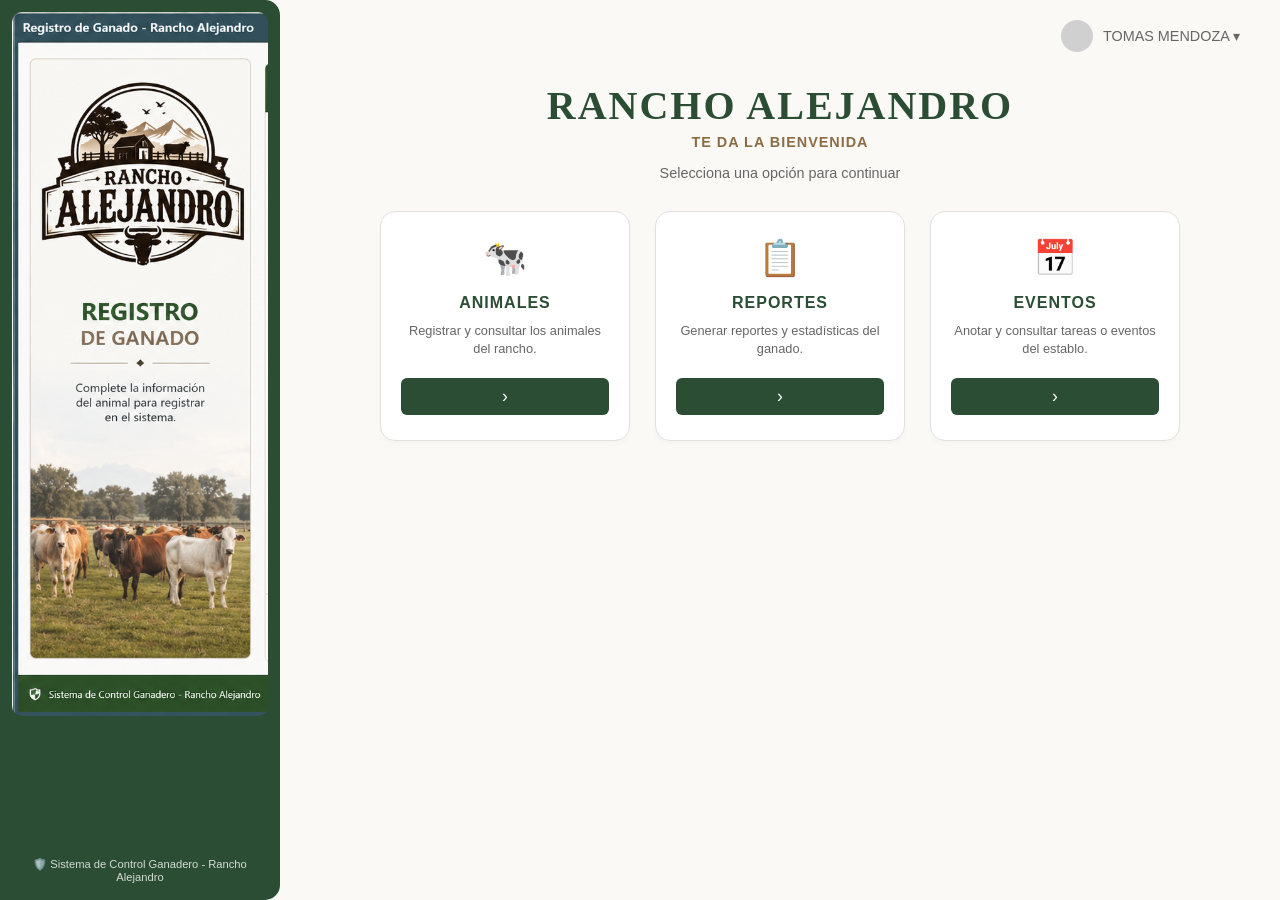
<file: index.html>
<!-- rancho/index.html -->
<!DOCTYPE html>
<html lang="es">
<head>
    <meta charset="UTF-8">
    <meta name="viewport" content="width=device-width, initial-scale=1.0">
    <title>Rancho Alejandro - Inicio</title>
    <link rel="icon" href="data:image/svg+xml,<svg xmlns=%22http://www.w3.org/2000/svg%22 viewBox=%220 0 100 100%22><text y=%22.9em%22 font-size=%2290%22>🐄</text></svg>">
    <!-- Estilos Globales -->
    <link rel="stylesheet" href="css/global.css">
    <!-- Estilos específicos de esta sección -->
    <link rel="stylesheet" href="css/inicio.css">
</head>
<body>

    <div class="contenedor-principal">

        <!-- --- MENÚ LATERAL / BANNER --- -->
        <aside class="sidebar">
            <div class="banner-contenedor">
                <img src="assets/logo.png" alt="Registro de Ganado - Rancho Alejandro" class="imagen-banner">
            </div>

            <footer class="sidebar-footer">
                <p>🛡️ Sistema de Control Ganadero - Rancho Alejandro</p>
            </footer>
        </aside>

        <!-- --- ÁREA DE CONTENIDO PRINCIPAL --- -->
        <main class="contenido">
            
            <!-- Barra Superior (Solo mantiene el usuario a la derecha) -->
            <header class="top-bar">
                <div class="espacio-vacio"></div>
                <div class="usuario-info">
                    <div class="avatar-placeholder"></div>
                    <span>TOMAS MENDOZA ▾</span>
                </div>
            </header>

            <!-- Bienvenida Central -->
            <section class="bienvenida-central">
                <h1 class="titulo-grande">RANCHO ALEJANDRO</h1>
                <p class="subtitulo-bienvenida">TE DA LA BIENVENIDA</p>
                <div class="adorno-linea"></div>
                <p class="desc-instruccion">Selecciona una opción para continuar</p>
            </section>

            <!-- Contenedor de Tarjetas de Opción -->
            <section class="contenedor-tarjetas">
                
                <!-- Tarjeta ANIMALES -->
                <!-- Tarjeta ANIMALES -->
<a href="animales.html" class="tarjeta" id="btn-animales">
    <div class="icono-tarjeta">🐄</div>
    <h2 class="titulo-tarjeta">ANIMALES</h2>
    <p class="desc-tarjeta">
        Registrar y consultar los animales del rancho.
    </p>
    <button class="boton-flecha">›</button>
</a>

                <!-- Tarjeta REPORTES -->
                <a href="reportes.html" class="tarjeta" id="btn-reportes">
                    <div class="icono-tarjeta">📋</div>
                    <h2 class="titulo-tarjeta">REPORTES</h2>
                    <p class="desc-tarjeta">
                        Generar reportes y estadísticas del ganado.
                    </p>
                    <button class="boton-flecha">›</button>
                </a>
                <a href="eventos.html" class="tarjeta" id="btn-eventos">
                    <div class="icono-tarjeta">📅</div>
                    <h2 class="titulo-tarjeta">EVENTOS</h2>
                    <p class="desc-tarjeta">
                        Anotar y consultar tareas o eventos del establo.
                    </p>
                    <button class="boton-flecha">›</button>
                </a>

            </section>

        </main>
    </div>

    <script src="js/inicio.js"></script>
</body>
</html>
</file>
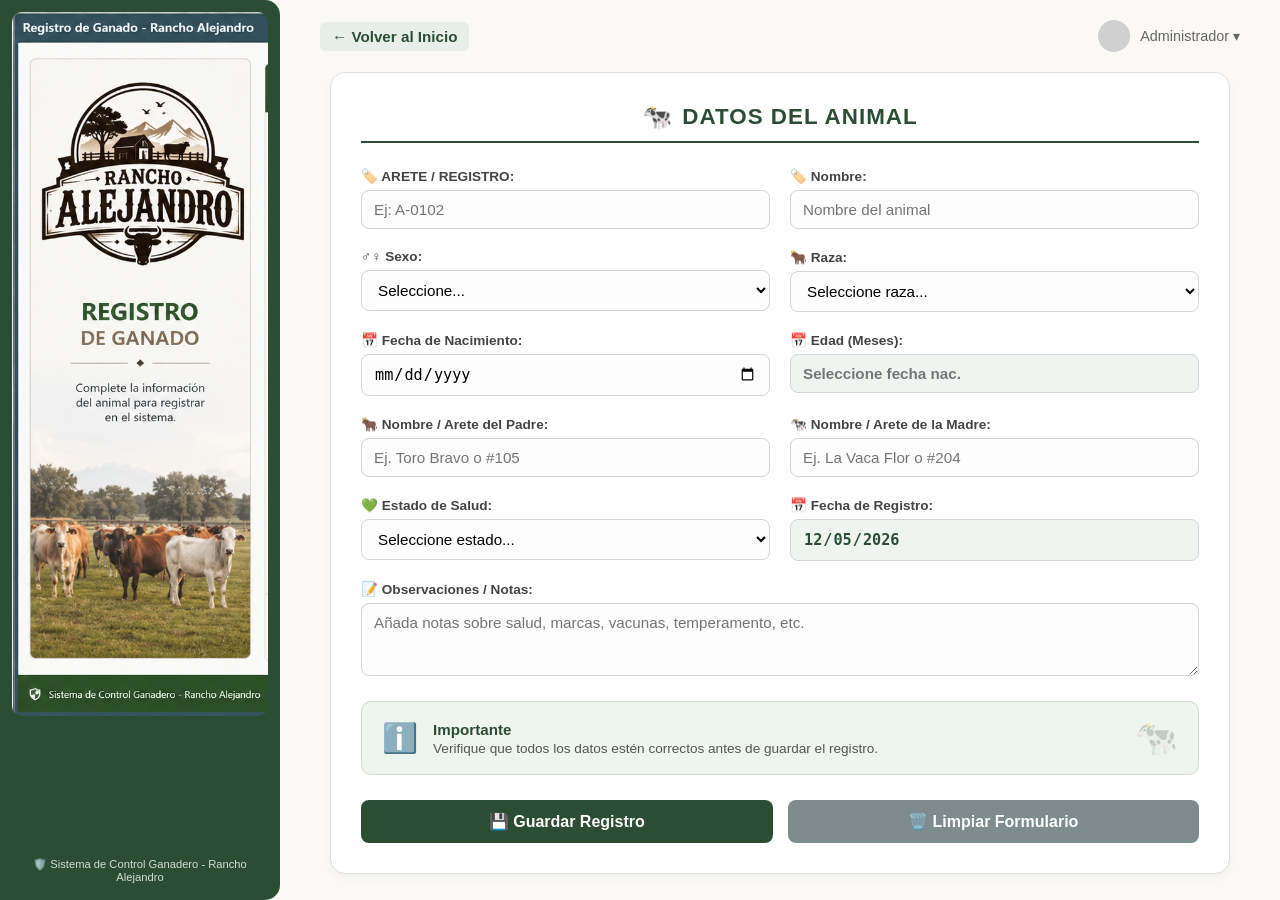
<file: animales.html>
<!DOCTYPE html>
<html lang="es">
<head>
    <meta charset="UTF-8">
    <meta name="viewport" content="width=device-width, initial-scale=1.0">
    <title>Rancho Alejandro - Registro de Animales</title>
    <link rel="icon" href="data:image/svg+xml,<svg xmlns=%22http://www.w3.org/2000/svg%22 viewBox=%220 0 100 100%22><text y=%22.9em%22 font-size=%2290%22>🐄</text></svg>">
    <!-- Estilos Globales -->
    <link rel="stylesheet" href="css/global.css">
    <!-- Estilos de esta sección -->
    <link rel="stylesheet" href="css/animales.css">
</head>
<body>

    <div class="contenedor-principal">

        <!-- --- MENÚ LATERAL / BANNER (Mantiene el mismo diseño) --- -->
        <aside class="sidebar">
            <div class="banner-contenedor">
                <img src="assets/logo.png" alt="Registro de Ganado - Rancho Alejandro" class="imagen-banner" onerror="this.src='https://via.placeholder.com/280x600?text=RANCHO+ALEJANDRO'">
            </div>

            <footer class="sidebar-footer">
                <p>🛡️ Sistema de Control Ganadero - Rancho Alejandro</p>
            </footer>
        </aside>

        <!-- --- CONTENIDO DE REGISTRO DE ANIMALES --- -->
        <main class="contenido">
            
            <!-- Header con botón Volver -->
            <header class="top-bar">
                <a href="index.html" class="btn-volver">← Volver al Inicio</a>
                <div class="usuario-info">
                    <div class="avatar-placeholder"></div>
                    <span>Administrador ▾</span>
                </div>
            </header>

            <!-- Card/Formulario Principal -->
            <div class="tarjeta-formulario">
                
                <div class="encabezado-seccion">
                    <span class="icono-encabezado">🐄</span>
                    <h2>DATOS DEL ANIMAL</h2>
                </div>

                <form id="form-registro-animal">
                    <div class="grid-formulario">
                        
                        <!-- ARETE / REGISTRO -->
                        <div class="campo-grupo">
                            <label for="arete">🏷️ ARETE / REGISTRO:</label>
                            <input type="text" id="arete" name="arete" placeholder="Ej: A-0102" required>
                        </div>

                        <!-- NOMBRE -->
                        <div class="campo-grupo">
                            <label for="nombre">🏷️ Nombre:</label>
                            <input type="text" id="nombre" name="nombre" placeholder="Nombre del animal" required>
                        </div>

                        <!-- SEXO -->
                        <div class="campo-grupo">
                            <label for="sexo">♂️♀️ Sexo:</label>
                            <select id="sexo" name="sexo" required>
                                <option value="" disabled selected>Seleccione...</option>
                                <option value="Hembra">Hembra</option>
                                <option value="Macho">Macho</option>
                            </select>
                        </div>

                        <!-- RAZA -->
                        <div class="campo-grupo">
                            <label for="raza">🐂 Raza:</label>
                            <select id="raza" name="raza" required>
                                <option value="" disabled selected>Seleccione raza...</option>
                                <option value="Brahman">Brahman</option>
                                <option value="Angus">Angus</option>
                                <option value="Hereford">Hereford</option>
                                <option value="Holstein">Holstein</option>
                                <option value="Simmental">Simmental</option>
                                <option value="Nelore">Nelore</option>
                                <option value="Jersey">Jersey</option>
                                <option value="Girolando">Girolando</option>
                                <option value="Brangus">Brangus</option>
                                <option value="Charolais">Charolais</option>
                                <option value="Pardo Suizo">Pardo Suizo / Swiss Brown</option>
                                <option value="Gyr">Gyr / Guzerat</option>
                                <option value="Criollo">Criollo / Mestizo</option>
                                <option value="Otra">Otra Raza</option>
                            </select>
                        </div>

                        <!-- FECHA DE NACIMIENTO -->
                        <div class="campo-grupo">
                            <label for="fecha-nacimiento">📅 Fecha de Nacimiento:</label>
                            <input type="date" id="fecha-nacimiento" name="fecha_nacimiento" required>
                        </div>

                        <!-- EDAD EN MESES (Cálculo automático) -->
                        <div class="campo-grupo">
                            <label for="edad-meses">📅 Edad (Meses):</label>
                            <input type="text" id="edad-meses" name="edad_meses" placeholder="Seleccione fecha nac." readonly class="campo-calculado">
                        </div>
                        <!-- PADRE -->
<div class="campo-grupo">
    <label for="padre">🐂 Nombre / Arete del Padre:</label>
    <input type="text" id="padre" name="padre" placeholder="Ej. Toro Bravo o #105">
</div>

<!-- MADRE -->
<div class="campo-grupo">
    <label for="madre">🐄 Nombre / Arete de la Madre:</label>
    <input type="text" id="madre" name="madre" placeholder="Ej. La Vaca Flor o #204">
</div>

                        <!-- ESTADO DE SALUD -->
                        <div class="campo-grupo">
                            <label for="estado-salud">💚 Estado de Salud:</label>
                            <select id="estado-salud" name="estado_salud" required>
                                <option value="" disabled selected>Seleccione estado...</option>
                                <option value="Excelente">Excelente</option>
                                <option value="Bueno">Bueno</option>
                                <option value="Regular">Regular</option>
                                <option value="En Tratamiento">En Tratamiento</option>
                                <option value="Crítico">Crítico</option>
                            </select>
                        </div>

                        <!-- FECHA DE REGISTRO (Automática) -->
                        <div class="campo-grupo">
                            <label for="fecha-registro">📅 Fecha de Registro:</label>
                            <input type="date" id="fecha-registro" name="fecha_registro" readonly class="campo-calculado">
                        </div>
<!-- OBSERVACIONES (Ocupa el ancho completo) -->
<div class="campo-grupo campo-completo">
    <label for="observaciones">📝 Observaciones / Notas:</label>
    <textarea id="observaciones" name="observaciones" rows="3" placeholder="Añada notas sobre salud, marcas, vacunas, temperamento, etc."></textarea>
</div>
                    </div>

                    <!-- CAJA DE ADVERTENCIA / IMPORTANTE -->
                    <div class="caja-importante">
                        <div class="icono-info">ℹ️</div>
                        <div class="texto-info">
                            <strong>Importante</strong>
                            <p>Verifique que todos los datos estén correctos antes de guardar el registro.</p>
                        </div>
                        <div class="silueta-vaca">🐄</div>
                    </div>

                    <!-- BOTONES DE ACCIÓN -->
                    <div class="contenedor-botones">
                        <button type="submit" class="btn-guardar">💾 Guardar Registro</button>
                        <button type="button" id="btn-limpiar" class="btn-limpiar">🗑️ Limpiar Formulario</button>
                    </div>

                </form>

            </div>

        </main>
    </div>

    <!-- Script de la sección -->
    <script src="js/animales.js"></script>
</body>
</html>
</file>
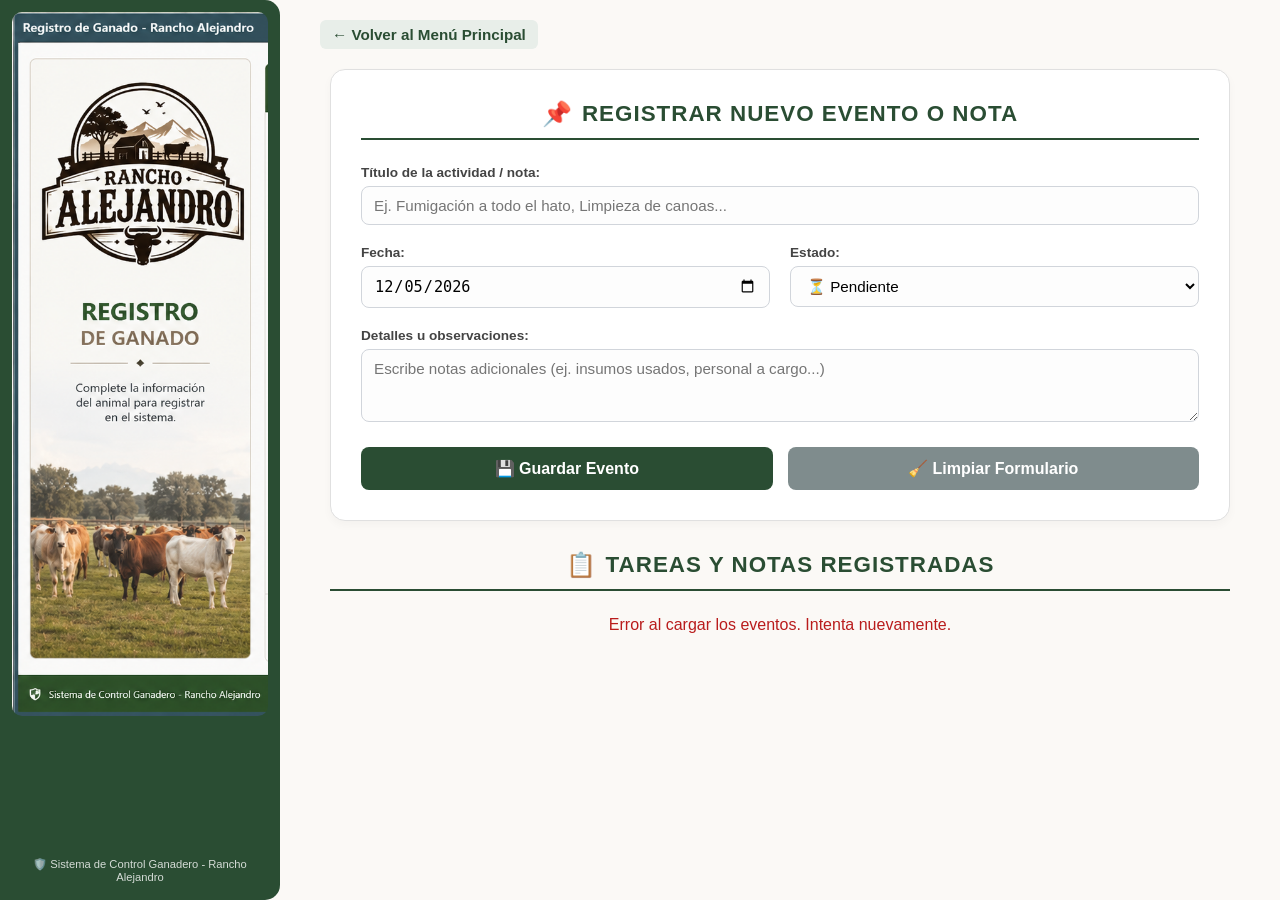
<file: eventos.html>
<!DOCTYPE html>
<html lang="es">
<head>
    <meta charset="UTF-8">
    <meta name="viewport" content="width=device-width, initial-scale=1.0">
    <title>Eventos y Tareas - Rancho</title>
    <link rel="icon" href="data:image/svg+xml,<svg xmlns=%22http://www.w3.org/2000/svg%22 viewBox=%220 0 100 100%22><text y=%22.9em%22 font-size=%2290%22>🐄</text></svg>">
    
    <!-- Carga de variables globales y de estilos específicos -->
    
    <link rel="stylesheet" href="css/eventos.css">
    <link rel="stylesheet" href="css/global.css">
    

</head>
<body>

    <div class="contenedor-principal">
        
        <!-- Sidebar lateral -->
        <aside class="sidebar">
            <div class="banner-contenedor">
                <img src="assets/logo.png" alt="Registro de Ganado - Rancho Alejandro" class="imagen-banner" onerror="this.src='https://via.placeholder.com/280x600?text=RANCHO+ALEJANDRO'">
            </div>

            <footer class="sidebar-footer">
                <p>🛡️ Sistema de Control Ganadero - Rancho Alejandro</p>
            </footer>
        </aside>
        
        <!-- Contenido principal derecho -->
        <main class="contenido">
            
            <!-- Barra superior con botón volver -->
            <div class="top-bar">
                <a href="index.html" class="btn-volver">← Volver al Menú Principal</a>
            </div>

            <!-- Tarjeta del Formulario -->
            <section class="tarjeta-formulario">
                <div class="encabezado-seccion">
                    <span class="icono-encabezado">📌</span>
                    <h2>REGISTRAR NUEVO EVENTO O NOTA</h2>
                </div>

                <form id="form-evento">
                    <div class="grid-formulario">
                        <div class="campo-grupo campo-completo">
                            <label for="titulo">Título de la actividad / nota:</label>
                            <input type="text" id="titulo" placeholder="Ej. Fumigación a todo el hato, Limpieza de canoas..." required>
                        </div>

                        <div class="campo-grupo">
                            <label for="fecha">Fecha:</label>
                            <input type="date" id="fecha" required>
                        </div>

                        <div class="campo-grupo">
                            <label for="estado">Estado:</label>
                            <select id="estado">
                                <option value="Pendiente">⏳ Pendiente</option>
                                <option value="En Proceso">🔄 En Proceso</option>
                                <option value="Completado">✅ Completado</option>
                            </select>
                        </div>

                        <div class="campo-grupo campo-completo">
                            <label for="detalles">Detalles u observaciones:</label>
                            <textarea id="detalles" rows="3" placeholder="Escribe notas adicionales (ej. insumos usados, personal a cargo...)"></textarea>
                        </div>
                    </div>

                    <div class="contenedor-botones">
                        <button type="submit" id="btn-guardar-evt" class="btn-guardar">💾 Guardar Evento</button>
                        <button type="reset" class="btn-limpiar">🧹 Limpiar Formulario</button>
                    </div>
                </form>
            </section>

            <!-- Sección de Eventos Registrados -->
            <section class="seccion-eventos" style="margin-top: 30px;">
                <div class="encabezado-seccion">
                    <span class="icono-encabezado">📋</span>
                    <h2>TAREAS Y NOTAS REGISTRADAS</h2>
                </div>
                
                <div id="contenedor-eventos" class="grid-eventos">
                    <p style="text-align: center; color: #777; font-style: italic; grid-column: 1 / -1;">Cargando eventos registrados...</p>
                </div>
            </section>

        </main>

    </div>

    <!-- Script de lógica de eventos -->
    <script src="js/eventos.js"></script>
</body>
</html>
</file>
<file: css/global.css>
/* rancho/css/global.css */

/* Reset básico */
* {
    box-sizing: border-box;
    margin: 0;
    padding: 0;
}

/* Definición de Variables de Color del Diseño */
:root {
    --verde-oscuro: #2a4d33; /* El color principal del menú lateral y botones */
    --crema-fondo: #fbf9f6;  /* El fondo claro de la zona principal */
    --texto-principal: #333333;
    --texto-secundario: #666666;
    --borde-tarjeta: #e0e0e0;
}

body {
    font-family: 'Segoe UI', Tahoma, Geneva, Verdana, sans-serif; /* O una fuente similar serif si prefieres */
    background-color: var(--crema-fondo);
    color: var(--texto-principal);
    display: flex; /* Para el diseño de dos columnas */
    min-height: 100vh;
}
</file>
<file: css/inicio.css>
/* rancho/css/inicio.css */

/* --- Estructura Principal --- */
.contenedor-principal {
    display: flex;
    width: 100%;
    min-height: 100vh;
}

/* --- Menú Lateral (Sidebar) --- */
.sidebar {
    width: 280px;
    min-width: 280px; /* Evita que se aplaste en escritorio */
    background-color: var(--verde-oscuro);
    color: white;
    display: flex;
    flex-direction: column;
    padding: 12px;
    border-top-right-radius: 15px;
    border-bottom-right-radius: 15px;
}

.banner-contenedor {
    width: 100%;
    margin-bottom: auto;
}

.imagen-banner {
    width: 100%;
    height: auto;
    display: block;
    border-radius: 10px;
    object-fit: contain;
}

.sidebar-footer {
    text-align: center;
    font-size: 0.7rem;
    opacity: 0.8;
    padding: 10px 0 5px 0;
}

/* --- Área de Contenido Principal --- */
.contenido {
    flex: 1;
    padding: 20px 40px;
    display: flex;
    flex-direction: column;
}

/* Barra Superior */
.top-bar {
    display: flex;
    justify-content: space-between;
    align-items: center;
    margin-bottom: 20px;
}

.usuario-info {
    display: flex;
    align-items: center;
    gap: 10px;
    font-size: 0.9rem;
    color: var(--texto-secundario);
    cursor: pointer;
}

.avatar-placeholder {
    width: 32px;
    height: 32px;
    border-radius: 50%;
    background-color: #d0d0d0;
}

/* Sección de Bienvenida Central */
.bienvenida-central {
    text-align: center;
    margin-top: 10px;
    margin-bottom: 30px;
}

.titulo-grande {
    font-family: 'Georgia', serif;
    font-size: 2.5rem;
    color: var(--verde-oscuro);
    letter-spacing: 2px;
    margin-bottom: 5px;
}

.subtitulo-bienvenida {
    font-size: 0.9rem;
    color: #8b6d43; /* Tono café elegante */
    letter-spacing: 1px;
    font-weight: 600;
}

.desc-instruccion {
    font-size: 0.9rem;
    color: var(--texto-secundario);
    margin-top: 15px;
}

/* Contenedor de Tarjetas */
.contenedor-tarjetas {
    display: flex;
    justify-content: center;
    gap: 25px;
    flex-wrap: wrap;
}

.tarjeta {
    background: white;
    border: 1px solid var(--borde-tarjeta);
    border-radius: 15px;
    width: 250px;
    padding: 25px 20px;
    text-align: center;
    text-decoration: none;
    color: inherit;
    box-shadow: 0 4px 6px rgba(0,0,0,0.02);
    transition: transform 0.2s, box-shadow 0.2s;
}

.tarjeta:hover {
    transform: translateY(-4px);
    box-shadow: 0 8px 15px rgba(0, 0, 0, 0.08);
}

.icono-tarjeta {
    font-size: 2.2rem;
    margin-bottom: 15px;
}

.titulo-tarjeta {
    font-size: 1rem;
    color: var(--verde-oscuro);
    margin-bottom: 10px;
    letter-spacing: 1px;
}

.desc-tarjeta {
    font-size: 0.8rem;
    color: var(--texto-secundario);
    line-height: 1.4;
    margin-bottom: 20px;
    min-height: 35px;
}

.boton-flecha {
    background-color: var(--verde-oscuro);
    color: white;
    border: none;
    border-radius: 6px;
    width: 100%;
    padding: 8px;
    font-size: 1.1rem;
    cursor: pointer;
}


/* =================================================== */
/* ADAPTACIÓN PARA MÓVILES (Responsive Layout)          */
/* =================================================== */
@media (max-width: 768px) {
    .contenedor-principal {
        flex-direction: column; /* Apila el contenido verticalmente */
    }

    /* Ocultamos la imagen gigante del banner en teléfonos */
    .sidebar .banner-contenedor {
        display: none;
    }

    /* Transformamos la barra lateral en una cabecera superior delgada */
    .sidebar {
        width: 100%;
        min-width: 100%;
        border-radius: 0 0 15px 15px; /* Bordes redondeados abajo */
        padding: 12px 15px;
        text-align: center;
    }

    .sidebar-footer {
        padding: 0;
        font-size: 0.85rem;
        font-weight: 600;
    }

    /* Ajustamos los espacios para que el contenido suba */
    .contenido {
        padding: 20px 15px;
    }

    .bienvenida-central {
        margin-top: 5px;
        margin-bottom: 25px;
    }

    .titulo-grande {
        font-size: 1.8rem;
    }

    /* Las tarjetas se adaptan a 1 sola columna fácil de tocar */
    .contenedor-tarjetas {
        flex-direction: column;
        align-items: center;
        gap: 15px;
    }

    .tarjeta {
        width: 100%;
        max-width: 100%; /* Toma todo el ancho disponible del teléfono */
    }
}
</file>
<file: css/animales.css>
/* rancho/css/animales.css */

/* --- Estructura Layout --- */
.contenedor-principal {
    display: flex;
    width: 100%;
    min-height: 100vh;
}

/* Sidebar Mantiene la consistencia */
.sidebar {
    width: 280px;
    min-width: 280px;
    background-color: var(--verde-oscuro);
    color: white;
    display: flex;
    flex-direction: column;
    padding: 12px;
    border-top-right-radius: 15px;
    border-bottom-right-radius: 15px;
}

.banner-contenedor {
    width: 100%;
    margin-bottom: auto;
}

.imagen-banner {
    width: 100%;
    height: auto;
    display: block;
    border-radius: 10px;
    object-fit: contain;
}

.sidebar-footer {
    text-align: center;
    font-size: 0.7rem;
    opacity: 0.8;
    padding: 10px 0 5px 0;
}

/* --- Contenido Principal --- */
.contenido {
    flex: 1;
    padding: 20px 40px;
}

.top-bar {
    display: flex;
    justify-content: space-between;
    align-items: center;
    margin-bottom: 20px;
}

.btn-volver {
    text-decoration: none;
    color: var(--verde-oscuro);
    font-weight: 600;
    font-size: 0.95rem;
    padding: 6px 12px;
    border-radius: 6px;
    background-color: #e8eee9;
    transition: background-color 0.2s;
}

.btn-volver:hover {
    background-color: #d2e0d5;
}

.usuario-info {
    display: flex;
    align-items: center;
    gap: 10px;
    font-size: 0.9rem;
    color: var(--texto-secundario);
}

.avatar-placeholder {
    width: 32px;
    height: 32px;
    border-radius: 50%;
    background-color: #d0d0d0;
}

/* --- Tarjeta del Formulario --- */
.tarjeta-formulario {
    background: white;
    border: 1px solid var(--borde-tarjeta);
    border-radius: 15px;
    padding: 30px;
    box-shadow: 0 4px 10px rgba(0, 0, 0, 0.03);
    max-width: 900px;
    margin: 0 auto;
}

.encabezado-seccion {
    display: flex;
    align-items: center;
    justify-content: center;
    gap: 10px;
    border-bottom: 2px solid var(--verde-oscuro);
    padding-bottom: 10px;
    margin-bottom: 25px;
}

.encabezado-seccion h2 {
    color: var(--verde-oscuro);
    font-size: 1.4rem;
    letter-spacing: 1px;
}

.icono-encabezado {
    font-size: 1.5rem;
}

/* Grid de Formulario en 2 Columnas */
.grid-formulario {
    display: grid;
    grid-template-columns: 1fr 1fr;
    gap: 20px;
    margin-bottom: 25px;
}

.campo-grupo {
    display: flex;
    flex-direction: column;
    gap: 6px;
}

.campo-grupo label {
    font-size: 0.85rem;
    font-weight: 600;
    color: #444;
}

.campo-grupo input,
.campo-grupo select {
    padding: 10px 12px;
    border: 1fr solid #ccc;
    border: 1px solid #d1d5db;
    border-radius: 8px;
    font-size: 0.95rem;
    outline: none;
    transition: border-color 0.2s;
    background-color: #fdfdfd;
}

/* Para que las Observaciones ocupen las 2 columnas del grid */
.campo-completo {
    grid-column: 1 / -1;
}

/* Estilo para el área de texto (textarea) */
.campo-grupo textarea {
    padding: 10px 12px;
    border: 1px solid #d1d5db;
    border-radius: 8px;
    font-size: 0.95rem;
    font-family: inherit;
    outline: none;
    resize: vertical; /* Permite redimensionar solo hacia abajo */
    transition: border-color 0.2s;
    background-color: #fdfdfd;
}

.campo-grupo textarea:focus {
    border-color: var(--verde-oscuro);
    box-shadow: 0 0 0 3px rgba(42, 77, 51, 0.1);
}

.campo-grupo input:focus,
.campo-grupo select:focus {
    border-color: var(--verde-oscuro);
    box-shadow: 0 0 0 3px rgba(42, 77, 51, 0.1);
}

.campo-calculado {
    background-color: #f0f4f1 !important;
    color: #2a4d33;
    font-weight: bold;
    cursor: not-allowed;
}

/* --- Caja Importante / Advertencia --- */
.caja-importante {
    background-color: #edf5ee;
    border: 1px solid #c8e0cc;
    border-radius: 10px;
    padding: 15px 20px;
    display: flex;
    align-items: center;
    gap: 15px;
    margin-bottom: 25px;
    position: relative;
    overflow: hidden;
}

.icono-info {
    font-size: 1.8rem;
}

.texto-info strong {
    color: var(--verde-oscuro);
    font-size: 0.95rem;
}

.texto-info p {
    font-size: 0.85rem;
    color: #555;
    margin-top: 2px;
}

.silueta-vaca {
    margin-left: auto;
    font-size: 2.2rem;
    opacity: 0.25;
}

/* --- Botones --- */
.contenedor-botones {
    display: flex;
    gap: 15px;
}

.btn-guardar {
    flex: 1;
    background-color: var(--verde-oscuro);
    color: white;
    border: none;
    padding: 12px;
    border-radius: 8px;
    font-size: 1rem;
    font-weight: bold;
    cursor: pointer;
    transition: background-color 0.2s;
}

.btn-guardar:hover {
    background-color: #1e3825;
}

.btn-limpiar {
    flex: 1;
    background-color: #7f8c8d;
    color: white;
    border: none;
    padding: 12px;
    border-radius: 8px;
    font-size: 1rem;
    font-weight: bold;
    cursor: pointer;
    transition: background-color 0.2s;
}

.btn-limpiar:hover {
    background-color: #636e72;
}

/* --- Responsive Móvil --- */
@media (max-width: 768px) {
    .contenedor-principal {
        flex-direction: column;
    }

    .sidebar .banner-contenedor {
        display: none;
    }

    .sidebar {
        width: 100%;
        min-width: 100%;
        border-radius: 0 0 15px 15px;
        padding: 12px 15px;
        text-align: center;
    }

    .contenido {
        padding: 15px;
    }

    .tarjeta-formulario {
        padding: 20px 15px;
    }

    .grid-formulario {
        grid-template-columns: 1fr; /* Una sola columna en teléfono */
    }

    .contenedor-botones {
        flex-direction: column;
    }
}
</file>
<file: css/eventos.css>
/* rancho/css/eventos.css */

/* --- Estructura Layout --- */
.contenedor-principal {
    display: flex;
    width: 100%;
    min-height: 100vh;
}

/* Sidebar Mantiene la consistencia */
.sidebar {
    width: 280px;
    min-width: 280px;
    background-color: var(--verde-oscuro);
    color: white;
    display: flex;
    flex-direction: column;
    padding: 12px;
    border-top-right-radius: 15px;
    border-bottom-right-radius: 15px;
}

.banner-contenedor {
    width: 100%;
    margin-bottom: auto;
}

.imagen-banner {
    width: 100%;
    height: auto;
    display: block;
    border-radius: 10px;
    object-fit: contain;
}

.sidebar-footer {
    text-align: center;
    font-size: 0.7rem;
    opacity: 0.8;
    padding: 10px 0 5px 0;
}

/* --- Contenido Principal --- */
.contenido {
    flex: 1;
    padding: 20px 40px;
}

.top-bar {
    display: flex;
    justify-content: space-between;
    align-items: center;
    margin-bottom: 20px;
}

.btn-volver {
    text-decoration: none;
    color: var(--verde-oscuro);
    font-weight: 600;
    font-size: 0.95rem;
    padding: 6px 12px;
    border-radius: 6px;
    background-color: #e8eee9;
    transition: background-color 0.2s;
}

.btn-volver:hover {
    background-color: #d2e0d5;
}

.usuario-info {
    display: flex;
    align-items: center;
    gap: 10px;
    font-size: 0.9rem;
    color: var(--texto-secundario);
}

.avatar-placeholder {
    width: 32px;
    height: 32px;
    border-radius: 50%;
    background-color: #d0d0d0;
}

/* --- Tarjeta del Formulario --- */
.tarjeta-formulario {
    background: white;
    border: 1px solid var(--borde-tarjeta);
    border-radius: 15px;
    padding: 30px;
    box-shadow: 0 4px 10px rgba(0, 0, 0, 0.03);
    max-width: 900px;
    margin: 0 auto 30px auto;
}

.encabezado-seccion {
    display: flex;
    align-items: center;
    justify-content: center;
    gap: 10px;
    border-bottom: 2px solid var(--verde-oscuro);
    padding-bottom: 10px;
    margin-bottom: 25px;
}

.encabezado-seccion h2 {
    color: var(--verde-oscuro);
    font-size: 1.4rem;
    letter-spacing: 1px;
}

.icono-encabezado {
    font-size: 1.5rem;
}

/* Grid de Formulario en 2 Columnas */
.grid-formulario {
    display: grid;
    grid-template-columns: 1fr 1fr;
    gap: 20px;
    margin-bottom: 25px;
}

.campo-grupo {
    display: flex;
    flex-direction: column;
    gap: 6px;
}

.campo-grupo label {
    font-size: 0.85rem;
    font-weight: 600;
    color: #444;
}

.campo-grupo input,
.campo-grupo select {
    padding: 10px 12px;
    border: 1px solid #d1d5db;
    border-radius: 8px;
    font-size: 0.95rem;
    outline: none;
    transition: border-color 0.2s;
    background-color: #fdfdfd;
}

/* Para que el Título y los Detalles ocupen toda la fila */
.campo-completo {
    grid-column: 1 / -1;
}

/* Estilo para el área de texto (textarea) */
.campo-grupo textarea {
    padding: 10px 12px;
    border: 1px solid #d1d5db;
    border-radius: 8px;
    font-size: 0.95rem;
    font-family: inherit;
    outline: none;
    resize: vertical;
    transition: border-color 0.2s;
    background-color: #fdfdfd;
}

.campo-grupo textarea:focus,
.campo-grupo input:focus,
.campo-grupo select:focus {
    border-color: var(--verde-oscuro);
    box-shadow: 0 0 0 3px rgba(42, 77, 51, 0.1);
}

/* --- Caja Importante / Información --- */
.caja-importante {
    background-color: #edf5ee;
    border: 1px solid #c8e0cc;
    border-radius: 10px;
    padding: 15px 20px;
    display: flex;
    align-items: center;
    gap: 15px;
    margin-bottom: 25px;
    position: relative;
    overflow: hidden;
}

.icono-info {
    font-size: 1.8rem;
}

.texto-info strong {
    color: var(--verde-oscuro);
    font-size: 0.95rem;
}

.texto-info p {
    font-size: 0.85rem;
    color: #555;
    margin-top: 2px;
}

.silueta-vaca {
    margin-left: auto;
    font-size: 2.2rem;
    opacity: 0.25;
}

/* --- Botones --- */
.contenedor-botones {
    display: flex;
    gap: 15px;
}

.btn-guardar {
    flex: 1;
    background-color: var(--verde-oscuro);
    color: white;
    border: none;
    padding: 12px;
    border-radius: 8px;
    font-size: 1rem;
    font-weight: bold;
    cursor: pointer;
    transition: background-color 0.2s;
}

.btn-guardar:hover {
    background-color: #1e3825;
}

.btn-limpiar {
    flex: 1;
    background-color: #7f8c8d;
    color: white;
    border: none;
    padding: 12px;
    border-radius: 8px;
    font-size: 1rem;
    font-weight: bold;
    cursor: pointer;
    transition: background-color 0.2s;
}

.btn-limpiar:hover {
    background-color: #636e72;
}

/* --- Muro de Tarjetas de Eventos Registrados --- */
.seccion-eventos {
    max-width: 900px;
    margin: 0 auto;
}

.grid-eventos {
    display: grid;
    grid-template-columns: repeat(auto-fill, minmax(260px, 1fr));
    gap: 20px;
    margin-top: 15px;
}

.tarjeta-evento {
    background: white;
    border: 1px solid var(--borde-tarjeta);
    border-radius: 12px;
    padding: 18px;
    box-shadow: 0 4px 6px rgba(0, 0, 0, 0.02);
    display: flex;
    flex-direction: column;
    justify-content: space-between;
}

.tarjeta-evento-titulo {
    font-size: 1.05rem;
    font-weight: bold;
    color: var(--verde-oscuro);
    margin-bottom: 6px;
    word-break: break-word;
}

.tarjeta-evento-fecha {
    font-size: 0.8rem;
    color: #777;
    margin-bottom: 10px;
}

.tarjeta-evento-detalles {
    font-size: 0.85rem;
    color: #444;
    background-color: #f9fbf9;
    border: 1px solid #e5ebe6;
    padding: 10px;
    border-radius: 6px;
    margin-bottom: 12px;
    word-break: break-word;
    white-space: pre-line;
}

.tarjeta-evento-footer {
    display: flex;
    justify-content: space-between;
    align-items: center;
    border-top: 1px solid #eee;
    padding-top: 10px;
}

/* Badges de estado */
.badge-evt {
    padding: 4px 10px;
    border-radius: 12px;
    font-size: 0.75rem;
    font-weight: bold;
}
.badge-pendiente { background-color: #fef3c7; color: #92400e; }
.badge-proceso { background-color: #e0f2fe; color: #0369a1; }
.badge-completado { background-color: #d1fae5; color: #065f46; }

/* --- Responsive Móvil --- */
@media (max-width: 768px) {
    .contenedor-principal {
        flex-direction: column;
    }

    .sidebar .banner-contenedor {
        display: none;
    }

    .sidebar {
        width: 100%;
        min-width: 100%;
        border-radius: 0 0 15px 15px;
        padding: 12px 15px;
        text-align: center;
    }

    .contenido {
        padding: 15px;
    }

    .tarjeta-formulario {
        padding: 20px 15px;
    }

    .grid-formulario {
        grid-template-columns: 1fr;
    }

    .contenedor-botones {
        flex-direction: column;
    }
}
</file>
